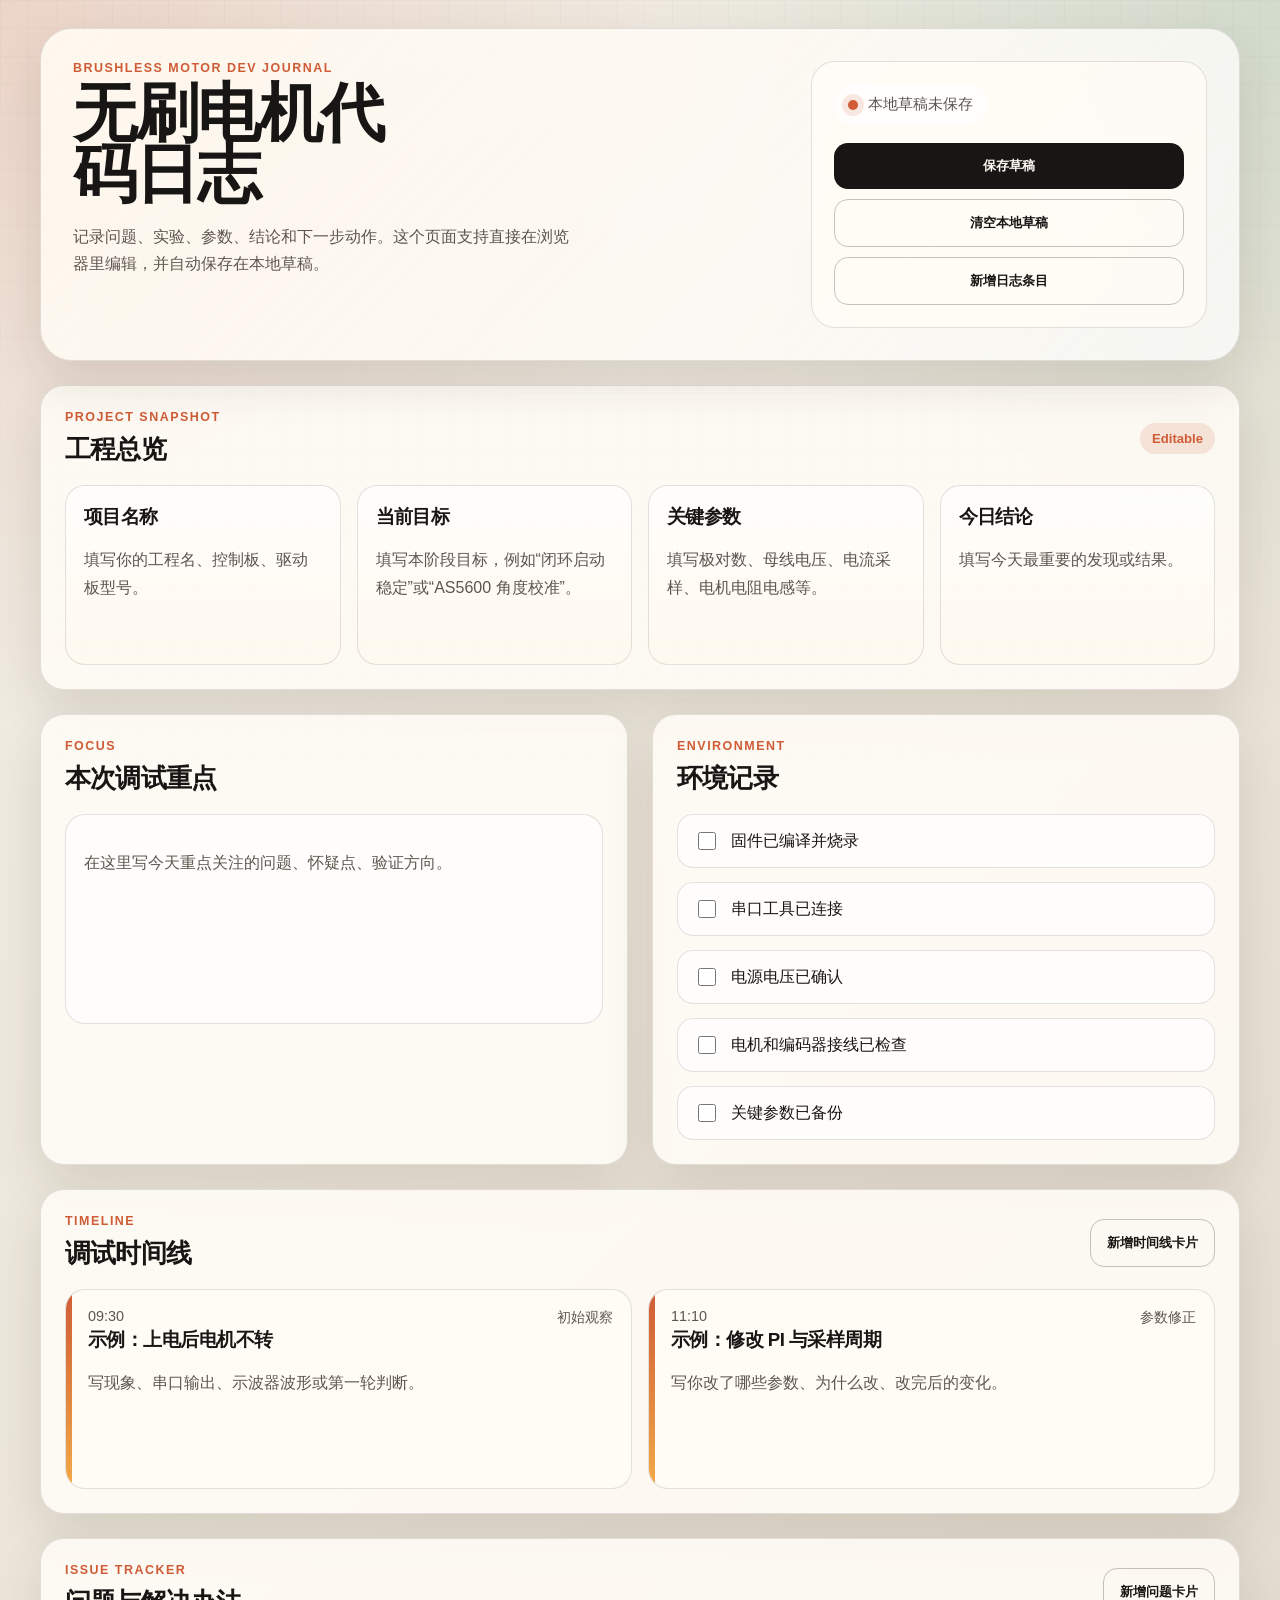
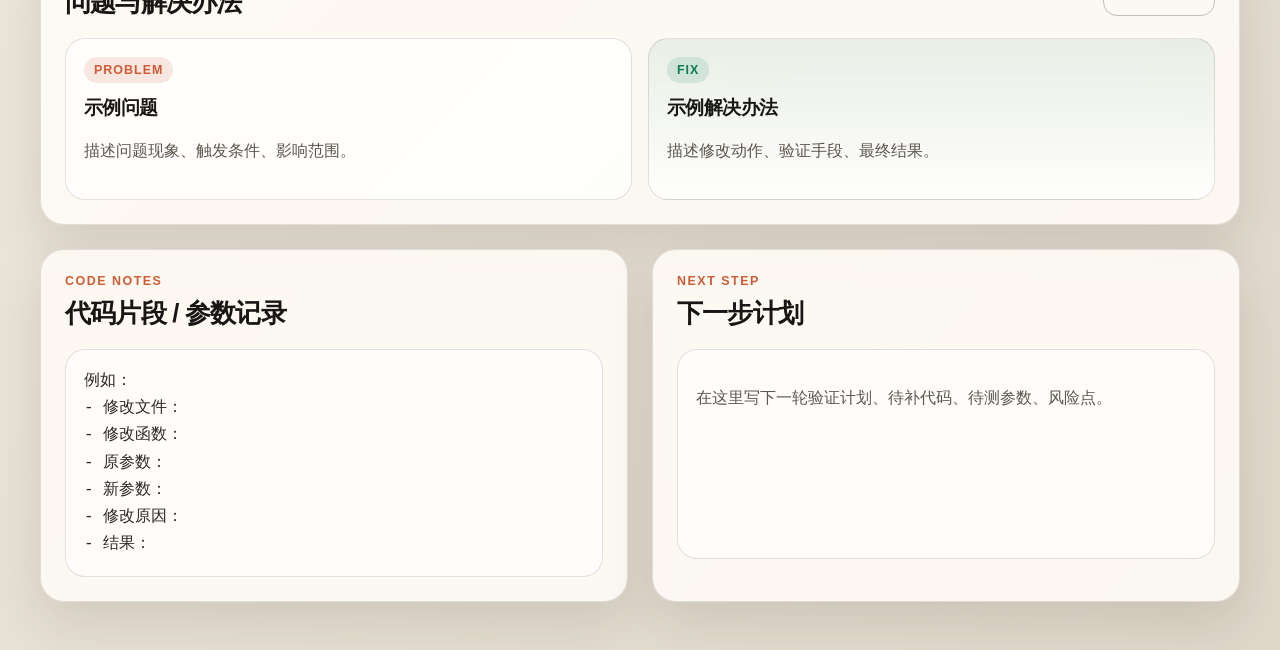
<file: docs/bldc-logbook/index.html>
<!DOCTYPE html>
<html lang="zh-CN">
<head>
  <meta charset="UTF-8">
  <meta name="viewport" content="width=device-width, initial-scale=1.0">
  <title>BLDC 调试日志</title>
  <link rel="stylesheet" href="./styles.css">
</head>
<body>
  <div class="page-shell">
    <header class="hero">
      <div class="hero-copy">
        <p class="eyebrow">Brushless Motor Dev Journal</p>
        <h1>无刷电机代码日志</h1>
        <p class="hero-text">
          记录问题、实验、参数、结论和下一步动作。这个页面支持直接在浏览器里编辑，并自动保存在本地草稿。
        </p>
      </div>
      <div class="hero-panel">
        <div class="status-chip">
          <span class="status-dot"></span>
          <span id="draft-status">本地草稿未保存</span>
        </div>
        <div class="hero-actions">
          <button type="button" id="save-draft">保存草稿</button>
          <button type="button" id="reset-draft" class="ghost">清空本地草稿</button>
          <button type="button" id="add-entry" class="ghost">新增日志条目</button>
        </div>
      </div>
    </header>

    <main class="dashboard">
      <section class="panel panel-wide">
        <div class="panel-head">
          <div>
            <p class="panel-kicker">Project Snapshot</p>
            <h2>工程总览</h2>
          </div>
          <span class="panel-tag">Editable</span>
        </div>
        <div class="project-grid">
          <article class="meta-card" contenteditable="true">
            <h3>项目名称</h3>
            <p>填写你的工程名、控制板、驱动板型号。</p>
          </article>
          <article class="meta-card" contenteditable="true">
            <h3>当前目标</h3>
            <p>填写本阶段目标，例如“闭环启动稳定”或“AS5600 角度校准”。</p>
          </article>
          <article class="meta-card" contenteditable="true">
            <h3>关键参数</h3>
            <p>填写极对数、母线电压、电流采样、电机电阻电感等。</p>
          </article>
          <article class="meta-card" contenteditable="true">
            <h3>今日结论</h3>
            <p>填写今天最重要的发现或结果。</p>
          </article>
        </div>
      </section>

      <section class="panel">
        <div class="panel-head">
          <div>
            <p class="panel-kicker">Focus</p>
            <h2>本次调试重点</h2>
          </div>
        </div>
        <div class="editable-block" contenteditable="true">
          <p>在这里写今天重点关注的问题、怀疑点、验证方向。</p>
        </div>
      </section>

      <section class="panel">
        <div class="panel-head">
          <div>
            <p class="panel-kicker">Environment</p>
            <h2>环境记录</h2>
          </div>
        </div>
        <div class="checklist">
          <label><input type="checkbox"> 固件已编译并烧录</label>
          <label><input type="checkbox"> 串口工具已连接</label>
          <label><input type="checkbox"> 电源电压已确认</label>
          <label><input type="checkbox"> 电机和编码器接线已检查</label>
          <label><input type="checkbox"> 关键参数已备份</label>
        </div>
      </section>

      <section class="panel panel-wide">
        <div class="panel-head">
          <div>
            <p class="panel-kicker">Timeline</p>
            <h2>调试时间线</h2>
          </div>
          <button type="button" id="add-timeline" class="inline-action">新增时间线卡片</button>
        </div>
        <div id="timeline" class="timeline">
          <article class="timeline-card" contenteditable="true">
            <div class="timeline-meta">
              <span>09:30</span>
              <span>初始观察</span>
            </div>
            <h3>示例：上电后电机不转</h3>
            <p>写现象、串口输出、示波器波形或第一轮判断。</p>
          </article>
          <article class="timeline-card" contenteditable="true">
            <div class="timeline-meta">
              <span>11:10</span>
              <span>参数修正</span>
            </div>
            <h3>示例：修改 PI 与采样周期</h3>
            <p>写你改了哪些参数、为什么改、改完后的变化。</p>
          </article>
        </div>
      </section>

      <section class="panel panel-wide">
        <div class="panel-head">
          <div>
            <p class="panel-kicker">Issue Tracker</p>
            <h2>问题与解决办法</h2>
          </div>
          <button type="button" id="add-issue" class="inline-action">新增问题卡片</button>
        </div>
        <div id="issue-board" class="issue-board">
          <article class="issue-card">
            <div class="issue-label">Problem</div>
            <div class="issue-body" contenteditable="true">
              <h3>示例问题</h3>
              <p>描述问题现象、触发条件、影响范围。</p>
            </div>
          </article>
          <article class="issue-card solution-card">
            <div class="issue-label">Fix</div>
            <div class="issue-body" contenteditable="true">
              <h3>示例解决办法</h3>
              <p>描述修改动作、验证手段、最终结果。</p>
            </div>
          </article>
        </div>
      </section>

      <section class="panel">
        <div class="panel-head">
          <div>
            <p class="panel-kicker">Code Notes</p>
            <h2>代码片段 / 参数记录</h2>
          </div>
        </div>
        <div class="code-note" contenteditable="true">
<pre><code>例如：
- 修改文件：
- 修改函数：
- 原参数：
- 新参数：
- 修改原因：
- 结果：</code></pre>
        </div>
      </section>

      <section class="panel">
        <div class="panel-head">
          <div>
            <p class="panel-kicker">Next Step</p>
            <h2>下一步计划</h2>
          </div>
        </div>
        <div class="editable-block" contenteditable="true">
          <p>在这里写下一轮验证计划、待补代码、待测参数、风险点。</p>
        </div>
      </section>
    </main>
  </div>

  <template id="timeline-template">
    <article class="timeline-card" contenteditable="true">
      <div class="timeline-meta">
        <span>新时间</span>
        <span>新阶段</span>
      </div>
      <h3>新日志条目</h3>
      <p>记录这次操作、观察结果和结论。</p>
    </article>
  </template>

  <template id="issue-template">
    <article class="issue-card">
      <div class="issue-label">Problem</div>
      <div class="issue-body" contenteditable="true">
        <h3>新问题</h3>
        <p>问题现象、条件、排查方向。</p>
      </div>
    </article>
    <article class="issue-card solution-card">
      <div class="issue-label">Fix</div>
      <div class="issue-body" contenteditable="true">
        <h3>新解决办法</h3>
        <p>修复动作、验证结果、遗留问题。</p>
      </div>
    </article>
  </template>

  <script src="./script.js"></script>
</body>
</html>
</file>
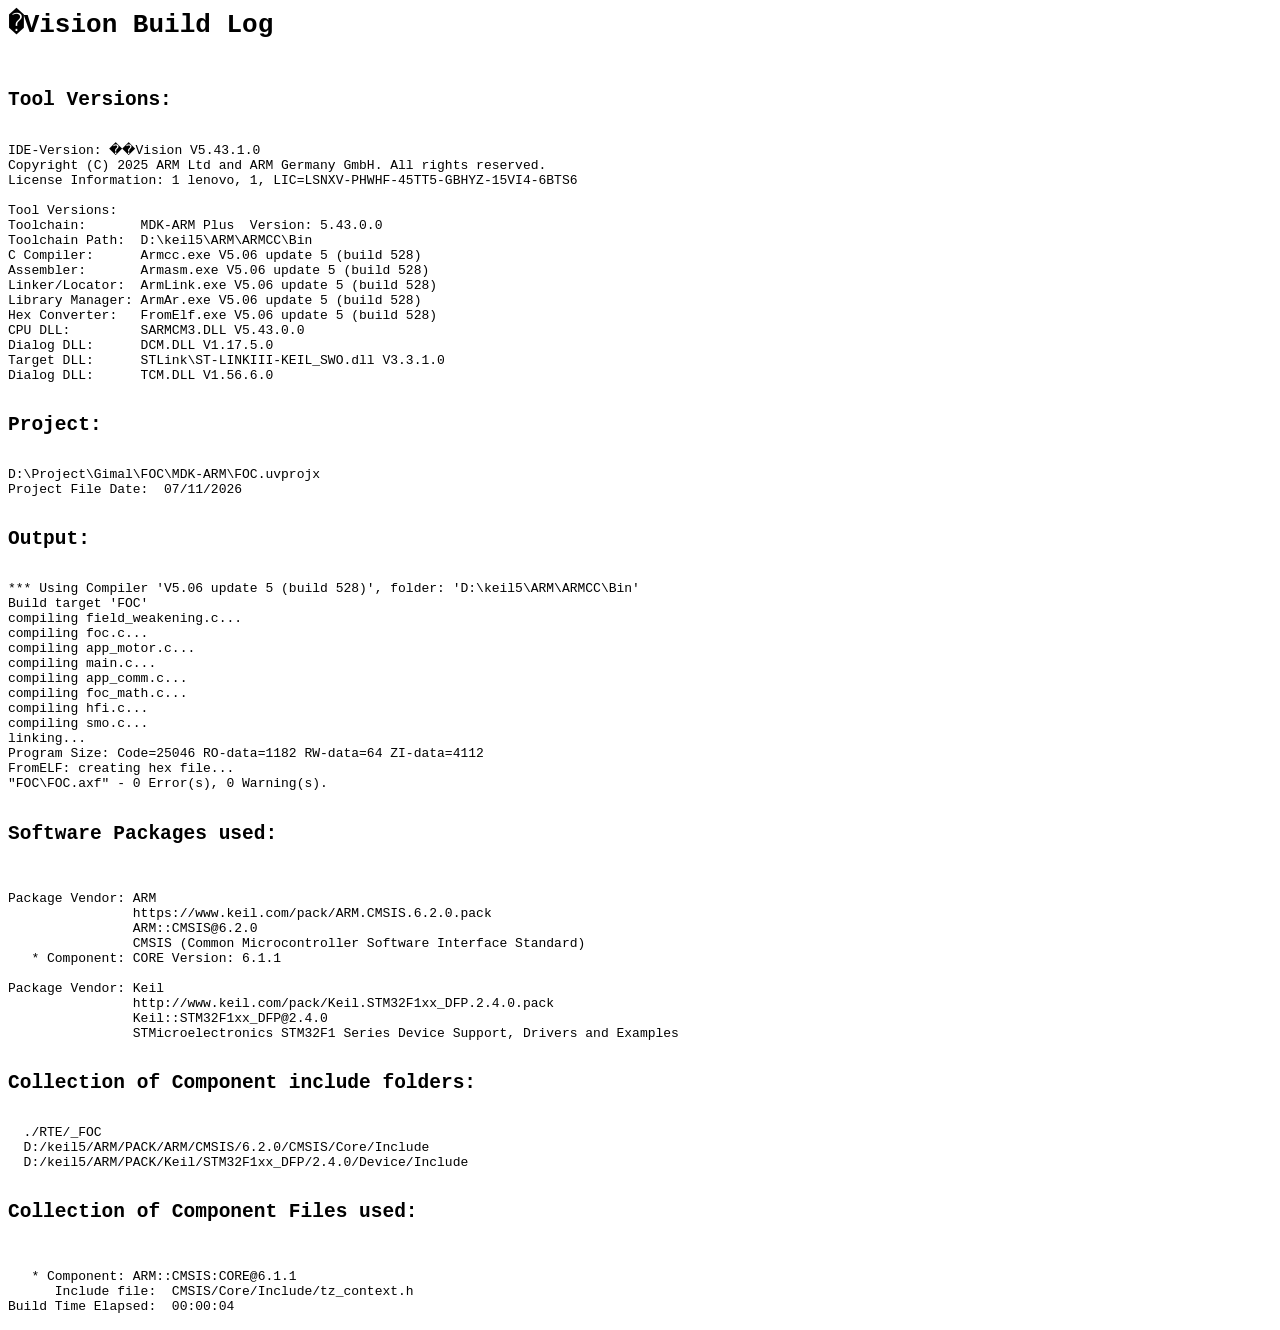
<file: MDK-ARM/FOC/FOC.build_log.htm>
<html>
<body>
<pre>
<h1>�Vision Build Log</h1>
<h2>Tool Versions:</h2>
IDE-Version: ��Vision V5.43.1.0
Copyright (C) 2025 ARM Ltd and ARM Germany GmbH. All rights reserved.
License Information: 1 lenovo, 1, LIC=LSNXV-PHWHF-45TT5-GBHYZ-15VI4-6BTS6
 
Tool Versions:
Toolchain:       MDK-ARM Plus  Version: 5.43.0.0
Toolchain Path:  D:\keil5\ARM\ARMCC\Bin
C Compiler:      Armcc.exe V5.06 update 5 (build 528)
Assembler:       Armasm.exe V5.06 update 5 (build 528)
Linker/Locator:  ArmLink.exe V5.06 update 5 (build 528)
Library Manager: ArmAr.exe V5.06 update 5 (build 528)
Hex Converter:   FromElf.exe V5.06 update 5 (build 528)
CPU DLL:         SARMCM3.DLL V5.43.0.0
Dialog DLL:      DCM.DLL V1.17.5.0
Target DLL:      STLink\ST-LINKIII-KEIL_SWO.dll V3.3.1.0
Dialog DLL:      TCM.DLL V1.56.6.0
 
<h2>Project:</h2>
D:\Project\Gimal\FOC\MDK-ARM\FOC.uvprojx
Project File Date:  07/11/2026

<h2>Output:</h2>
*** Using Compiler 'V5.06 update 5 (build 528)', folder: 'D:\keil5\ARM\ARMCC\Bin'
Build target 'FOC'
compiling field_weakening.c...
compiling foc.c...
compiling app_motor.c...
compiling main.c...
compiling app_comm.c...
compiling foc_math.c...
compiling hfi.c...
compiling smo.c...
linking...
Program Size: Code=25046 RO-data=1182 RW-data=64 ZI-data=4112  
FromELF: creating hex file...
"FOC\FOC.axf" - 0 Error(s), 0 Warning(s).

<h2>Software Packages used:</h2>

Package Vendor: ARM
                https://www.keil.com/pack/ARM.CMSIS.6.2.0.pack
                ARM::CMSIS@6.2.0
                CMSIS (Common Microcontroller Software Interface Standard)
   * Component: CORE Version: 6.1.1

Package Vendor: Keil
                http://www.keil.com/pack/Keil.STM32F1xx_DFP.2.4.0.pack
                Keil::STM32F1xx_DFP@2.4.0
                STMicroelectronics STM32F1 Series Device Support, Drivers and Examples

<h2>Collection of Component include folders:</h2>
  ./RTE/_FOC
  D:/keil5/ARM/PACK/ARM/CMSIS/6.2.0/CMSIS/Core/Include
  D:/keil5/ARM/PACK/Keil/STM32F1xx_DFP/2.4.0/Device/Include

<h2>Collection of Component Files used:</h2>

   * Component: ARM::CMSIS:CORE@6.1.1
      Include file:  CMSIS/Core/Include/tz_context.h
Build Time Elapsed:  00:00:04
</pre>
</body>
</html>
</file>
<file: docs/bldc-logbook/styles.css>
:root {
  --bg: #f2efe8;
  --bg-accent: #ded7ca;
  --panel: rgba(255, 252, 246, 0.88);
  --panel-strong: #fff9ef;
  --ink: #181614;
  --muted: #5d564f;
  --line: rgba(24, 22, 20, 0.12);
  --line-strong: rgba(24, 22, 20, 0.25);
  --signal: #cf5c36;
  --signal-soft: rgba(207, 92, 54, 0.14);
  --ok: #0c7c59;
  --shadow: 0 20px 50px rgba(46, 31, 15, 0.12);
  --radius: 24px;
}

* {
  box-sizing: border-box;
}

html {
  font-size: 16px;
}

body {
  margin: 0;
  min-height: 100vh;
  font-family: "Microsoft YaHei", "PingFang SC", "Noto Sans SC", sans-serif;
  color: var(--ink);
  background:
    radial-gradient(circle at top left, rgba(207, 92, 54, 0.18), transparent 28%),
    radial-gradient(circle at top right, rgba(12, 124, 89, 0.12), transparent 24%),
    linear-gradient(135deg, var(--bg), #ece6da 45%, var(--bg-accent));
}

body::before {
  content: "";
  position: fixed;
  inset: 0;
  pointer-events: none;
  background-image:
    linear-gradient(rgba(24, 22, 20, 0.04) 1px, transparent 1px),
    linear-gradient(90deg, rgba(24, 22, 20, 0.04) 1px, transparent 1px);
  background-size: 28px 28px;
  mask-image: linear-gradient(to bottom, rgba(0, 0, 0, 0.4), transparent);
}

.page-shell {
  width: min(1200px, calc(100% - 32px));
  margin: 0 auto;
  padding: 28px 0 48px;
}

.hero {
  display: grid;
  grid-template-columns: 1.8fr 1fr;
  gap: 24px;
  padding: 32px;
  border: 1px solid var(--line);
  border-radius: calc(var(--radius) + 8px);
  background: linear-gradient(135deg, rgba(255, 249, 239, 0.94), rgba(255, 255, 255, 0.72));
  box-shadow: var(--shadow);
  backdrop-filter: blur(18px);
}

.eyebrow,
.panel-kicker,
.panel-tag,
.issue-label,
.timeline-meta,
.status-chip,
button {
  font-family: "Bahnschrift", "Trebuchet MS", sans-serif;
}

.eyebrow,
.panel-kicker {
  margin: 0 0 8px;
  color: var(--signal);
  letter-spacing: 0.12em;
  text-transform: uppercase;
  font-size: 0.78rem;
  font-weight: 700;
}

.hero h1,
.panel h2,
.timeline-card h3,
.issue-body h3,
.meta-card h3 {
  margin: 0;
  font-family: "Bahnschrift", "Trebuchet MS", sans-serif;
  letter-spacing: -0.03em;
}

.hero h1 {
  font-size: clamp(2.4rem, 5vw, 4.8rem);
  line-height: 0.95;
  max-width: 10ch;
}

.hero-text {
  margin: 18px 0 0;
  max-width: 56ch;
  color: var(--muted);
  line-height: 1.7;
}

.hero-panel,
.panel,
.meta-card,
.timeline-card,
.issue-card,
.code-note,
.editable-block {
  border: 1px solid var(--line);
  background: var(--panel);
}

.hero-panel {
  display: flex;
  flex-direction: column;
  justify-content: space-between;
  gap: 18px;
  padding: 22px;
  border-radius: var(--radius);
}

.status-chip {
  display: inline-flex;
  align-items: center;
  gap: 10px;
  align-self: flex-start;
  padding: 10px 14px;
  border-radius: 999px;
  background: rgba(255, 255, 255, 0.8);
  color: var(--muted);
  font-size: 0.95rem;
}

.status-dot {
  width: 10px;
  height: 10px;
  border-radius: 50%;
  background: var(--signal);
  box-shadow: 0 0 0 6px var(--signal-soft);
}

.hero-actions {
  display: grid;
  gap: 10px;
}

button {
  border: 0;
  border-radius: 14px;
  padding: 14px 16px;
  background: var(--ink);
  color: #fffaf4;
  font-weight: 700;
  cursor: pointer;
  transition: transform 160ms ease, opacity 160ms ease, background 160ms ease;
}

button:hover {
  transform: translateY(-1px);
}

button.ghost,
.inline-action {
  background: transparent;
  color: var(--ink);
  border: 1px solid var(--line-strong);
}

.dashboard {
  margin-top: 24px;
  display: grid;
  grid-template-columns: repeat(2, minmax(0, 1fr));
  gap: 24px;
}

.panel {
  padding: 24px;
  border-radius: var(--radius);
  box-shadow: var(--shadow);
}

.panel-wide {
  grid-column: 1 / -1;
}

.panel-head {
  display: flex;
  align-items: center;
  justify-content: space-between;
  gap: 16px;
  margin-bottom: 18px;
}

.panel h2 {
  font-size: clamp(1.35rem, 2vw, 2rem);
}

.panel-tag {
  padding: 8px 12px;
  border-radius: 999px;
  background: var(--signal-soft);
  color: var(--signal);
  font-size: 0.82rem;
  font-weight: 700;
}

.project-grid {
  display: grid;
  grid-template-columns: repeat(4, minmax(0, 1fr));
  gap: 16px;
}

.meta-card,
.timeline-card,
.issue-card,
.editable-block,
.code-note {
  border-radius: 20px;
}

.meta-card {
  min-height: 180px;
  padding: 18px;
  background: linear-gradient(180deg, rgba(255, 255, 255, 0.7), rgba(255, 249, 239, 0.95));
}

.meta-card p,
.timeline-card p,
.issue-body p,
.editable-block p {
  line-height: 1.75;
  color: var(--muted);
}

[contenteditable="true"]:focus {
  outline: 2px solid rgba(207, 92, 54, 0.35);
  outline-offset: 3px;
}

.editable-block,
.code-note {
  min-height: 210px;
  padding: 18px;
  background: rgba(255, 255, 255, 0.65);
}

.checklist {
  display: grid;
  gap: 14px;
}

.checklist label {
  display: flex;
  align-items: center;
  gap: 12px;
  padding: 14px 16px;
  border-radius: 16px;
  background: rgba(255, 255, 255, 0.7);
  border: 1px solid var(--line);
}

.checklist input {
  width: 18px;
  height: 18px;
  accent-color: var(--signal);
}

.timeline {
  display: grid;
  grid-template-columns: repeat(2, minmax(0, 1fr));
  gap: 16px;
}

.timeline-card {
  position: relative;
  overflow: hidden;
  min-height: 200px;
  padding: 18px 18px 18px 22px;
}

.timeline-card::before {
  content: "";
  position: absolute;
  inset: 0 auto 0 0;
  width: 6px;
  background: linear-gradient(180deg, var(--signal), #f3a947);
}

.timeline-meta {
  display: flex;
  justify-content: space-between;
  gap: 10px;
  color: var(--muted);
  font-size: 0.9rem;
}

.issue-board {
  display: grid;
  grid-template-columns: repeat(2, minmax(0, 1fr));
  gap: 16px;
}

.issue-card {
  padding: 18px;
  background: rgba(255, 255, 255, 0.75);
}

.solution-card {
  background: linear-gradient(180deg, rgba(12, 124, 89, 0.08), rgba(255, 255, 255, 0.82));
}

.issue-label {
  display: inline-block;
  margin-bottom: 12px;
  padding: 6px 10px;
  border-radius: 999px;
  background: var(--signal-soft);
  color: var(--signal);
  font-size: 0.78rem;
  font-weight: 700;
  letter-spacing: 0.08em;
  text-transform: uppercase;
}

.solution-card .issue-label {
  color: var(--ok);
  background: rgba(12, 124, 89, 0.12);
}

.code-note pre,
.code-note code {
  margin: 0;
  font-family: Consolas, Monaco, "Courier New", monospace;
  white-space: pre-wrap;
  line-height: 1.7;
  color: #2d2924;
}

@media (max-width: 960px) {
  .hero,
  .dashboard,
  .timeline,
  .issue-board,
  .project-grid {
    grid-template-columns: 1fr;
  }

  .hero h1 {
    max-width: none;
  }
}

@media (max-width: 640px) {
  .page-shell {
    width: min(100% - 20px, 1200px);
    padding-top: 18px;
  }

  .hero,
  .panel {
    padding: 18px;
    border-radius: 20px;
  }

  .panel-head {
    flex-direction: column;
    align-items: flex-start;
  }

  .hero-actions {
    width: 100%;
  }

  button {
    width: 100%;
  }
}
</file>
